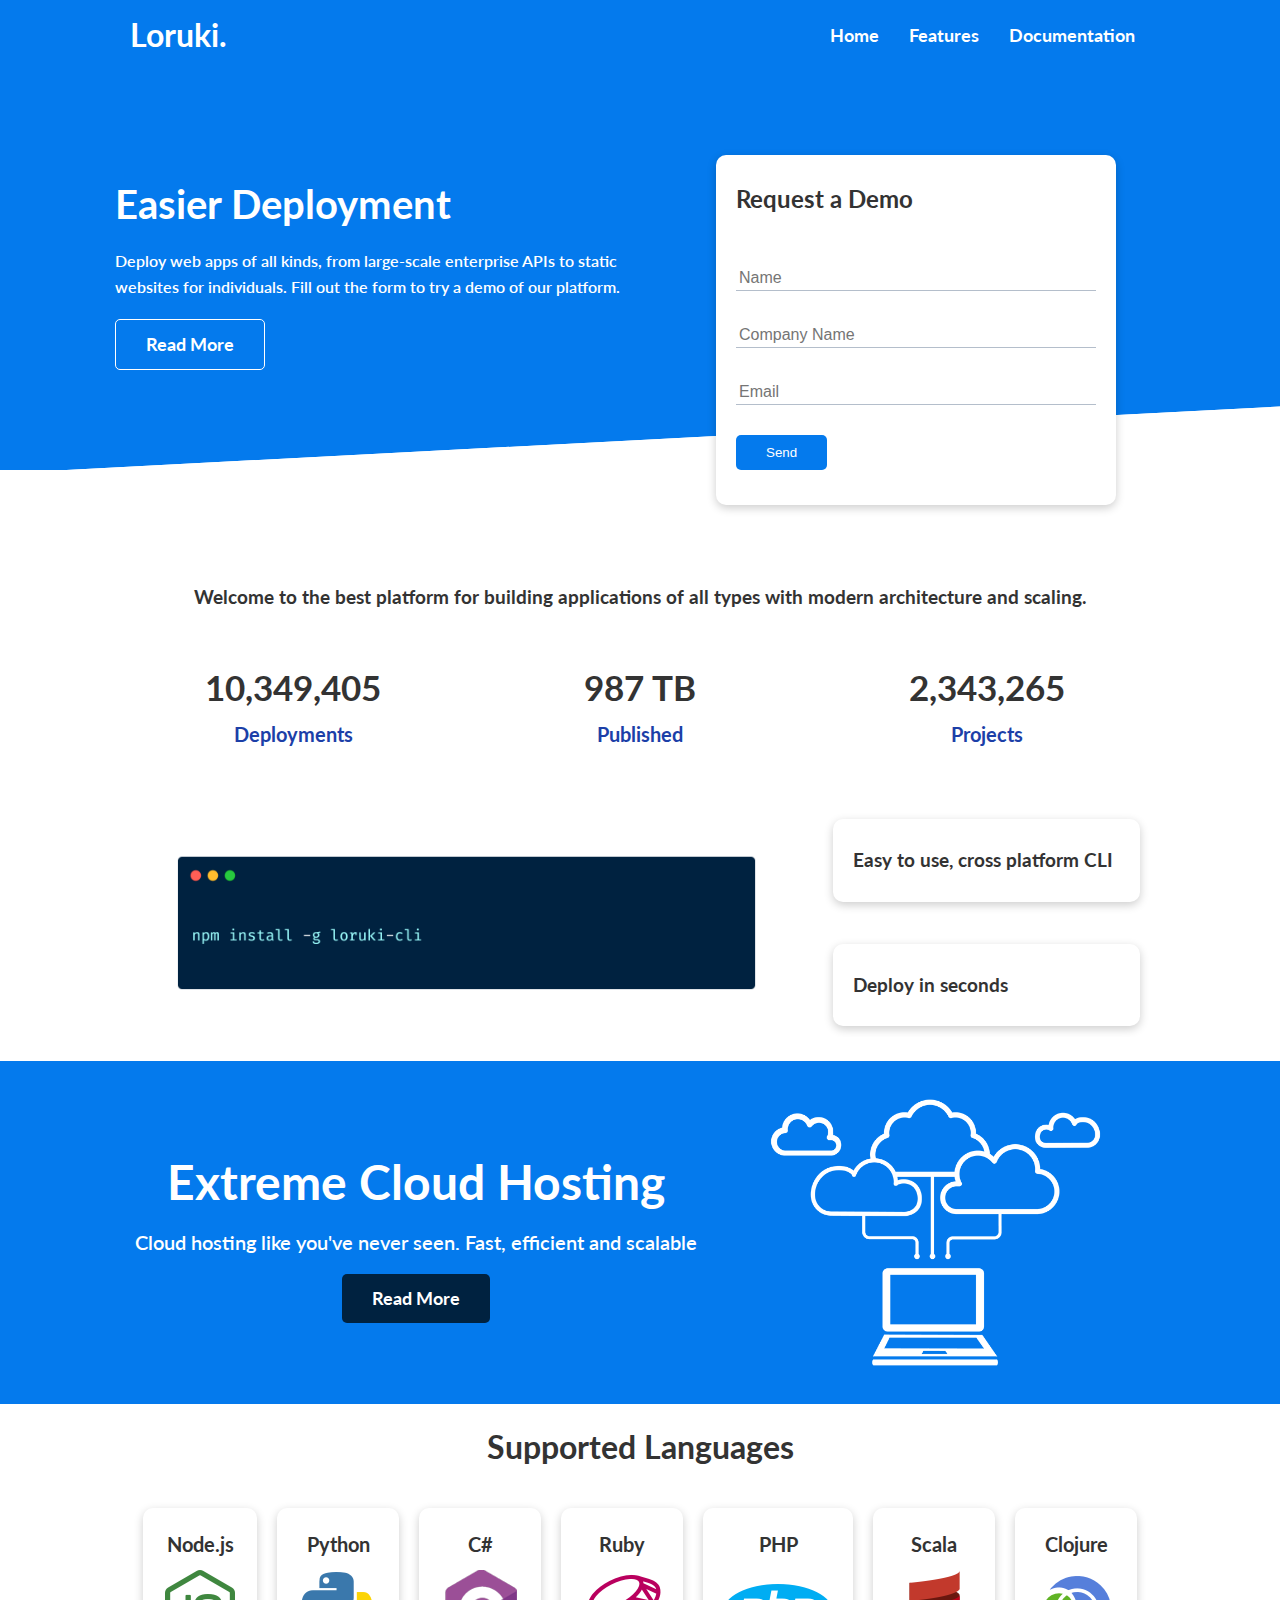
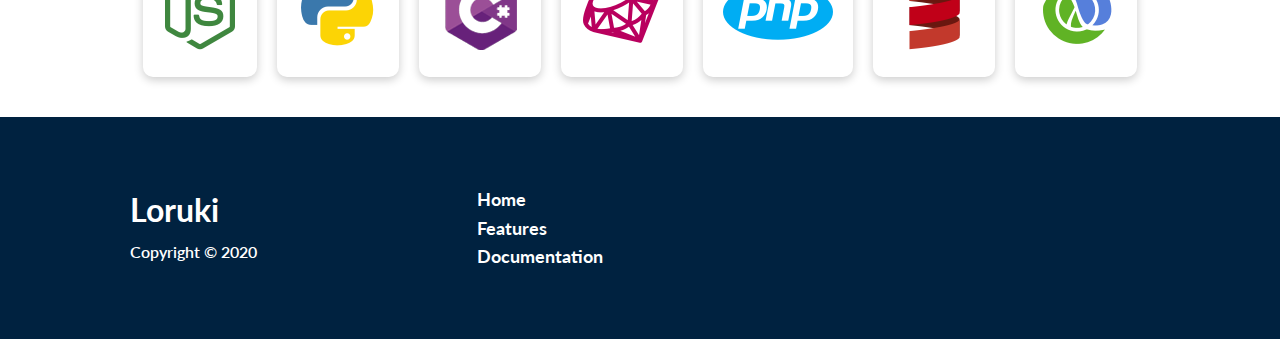
<file: index.html>
<!DOCTYPE html>
<html lang="en">
<head>
    <meta charset="UTF-8">
    <meta name="viewport" content="width=device-width, initial-scale=1.0">
    <link rel="stylesheet" href="https://cdnjs.cloudflare.com/ajax/libs/font-awesome/5.15.1/css/all.min.css" integrity="sha512-+4zCK9k+qNFUR5X+cKL9EIR+ZOhtIloNl9GIKS57V1MyNsYpYcUrUeQc9vNfzsWfV28IaLL3i96P9sdNyeRssA==" crossorigin="anonymous" />
    <link rel="stylesheet" href="../css/style.css">
    <link rel="stylesheet" href="../css/utilities.css">
    <title>Loruki | Cloud Hosting for Everyone</title>
</head>
<body>
    <!-- Navbar -->
    <div class="navbar">
        <div class="container flex">
            <h1 class="logo">Loruki.</h1>
            <nav>
                <ul>
                    <li><a href="/index.html">Home</a></li>
                    <li><a href="../html/features.html">Features</a></li>
                    <li><a href="../html/docs.html">Documentation</a></li>
                    
                </ul>
            </nav>
        </div>
    </div>

    <!-- Showcase -->
    <section class="showcase">
        <div class="container grid">
            <div class="showcase-text">
                <h1>Easier Deployment</h1>
                <p>Deploy web apps of all kinds, from
                large-scale enterprise APIs to static
                websites for individuals. Fill out the 
                form to try a demo of our platform.</p>
                <a href="../html/features.html" class="btn
                btn-outline">Read More</a>
            </div>

            <div class="showcase-form card">
                <h2>Request a Demo</h2>
                <form name="contact" method="POST" netlify-honeypot="bot-field"
                data-netlify="true">
                    <input type="hidden" name="form-name" value="contact">
                    <p class="hidden">
                        <label>Don't fill this out if you're human: <input
                        name="bot-field"></label>
                    </p>
                    <div class="form-control">
                        <input type="text" name="name" placeholder="Name" required>
                    </div>
                    <div class="form-control">
                        <input type="text" name="company" placeholder="Company Name" required>
                    </div>
                    <div class="form-control">
                        <input type="email" name="email" placeholder="Email" required>
                    </div>
                    <input type="submit" value="Send" class="btn btn-primary">
                </form>
            </div>
        </div>
    </section>

    <!-- Stats -->
    <section class="stats">
        <div class="container">
            <h3 class="stats-heading text-center my-1">
                Welcome to the best platform for building applications of
                all types with modern architecture and scaling.
            </h3>

            <div class="grid grid-3 text-center my-4">
                <div>
                    <i class="fas fa-server fa-3x"></i>
                    <h3>10,349,405</h3>
                    <p class="text-secondary">Deployments</p>
                </div>
                <div>
                    <i class="fas fa-upload fa-3x"></i>
                    <h3>987 TB</h3>
                    <p class="text-secondary">Published</p>
                </div>
                <div>
                    <i class="fas fa-project-diagram fa-3x"></i>
                    <h3>2,343,265</h3>
                    <p class="text-secondary">Projects</p>
                </div>
            </div>
        </div>
    </section>
    <!-- Cli -->
    <section class="cli">
        <div class="container grid">
            <img src="../images/cli.png" alt="">
            <div class="card">
                <h3>Easy to use, cross platform CLI</h3>
            </div>
            <div class="card">
                <h3>Deploy in seconds</h3>
            </div>
        </div>
    </section>

    <!-- Cloud -->
    <section class="cloud bg-primary my-2 py-2">
        <div class="container grid">
            <div class="text-center">
                <h2 class="lg">Extreme Cloud Hosting</h2>
                <p class="lead my-1">Cloud hosting like you've never seen.
                 Fast, efficient and scalable</p>
                 <a href="../html/features.html" class="btn btn-dark">Read More</a>
            </div>
            <img src="../images/cloud.png" alt="">
        </div>
    </section>

    <!-- Languages -->
    <section class="languages">
       <h2 class="md text-center my-2">
           Supported Languages
        </h2>
        <div class="container flex">
            <div class="card">
                <h4>Node.js</h4>
                <img src="../images/logos/node.png" alt="">
            </div>
            <div class="card">
                <h4>Python</h4>
                <img src="../images/logos/python.png" alt="">
            </div>
            <div class="card">
                <h4>C#</h4>
                <img src="../images/logos/csharp.png" alt="">
            </div>
            <div class="card">
                <h4>Ruby</h4>
                <img src="../images/logos/ruby.png" alt="">
            </div>
            <div class="card">
                <h4>PHP</h4>
                <img src="../images/logos/php.png" alt="">
            </div>
            <div class="card">
                <h4>Scala</h4>
                <img src="../images/logos/scala.png" alt="">
            </div>
            <div class="card">
                <h4>Clojure</h4>
                <img src="../images/logos/clojure.png" alt="">
            </div>
        </div>
    </section>

    <!-- Footer -->
    <footer class="footer bg-dark py-5">
        <div class="container grid grid-3">
            <div>
                <h1>Loruki</h1>
                <p>Copyright &copy; 2020</p>
            </div>
            <nav>
                <ul>
                    <li><a href="/index.html">Home</a></li>
                    <li><a href="../html/features.html">Features</a></li>
                    <li><a href="../html/docs.html">Documentation</a></li>
                </ul>
            </nav>
            <div class="social">
                <a href="#"><i class="fab fa-github fa-2x"></i></a>
                <a href="#"><i class="fab fa-facebook fa-2x"></i></a>
                <a href="#"><i class="fab fa-instagram fa-2x"></i></a>
                <a href="#"><i class="fab fa-twitter fa-2x"></i></a>
            </div>
        </div>
    </footer>    
  </body>
</html>
</file>
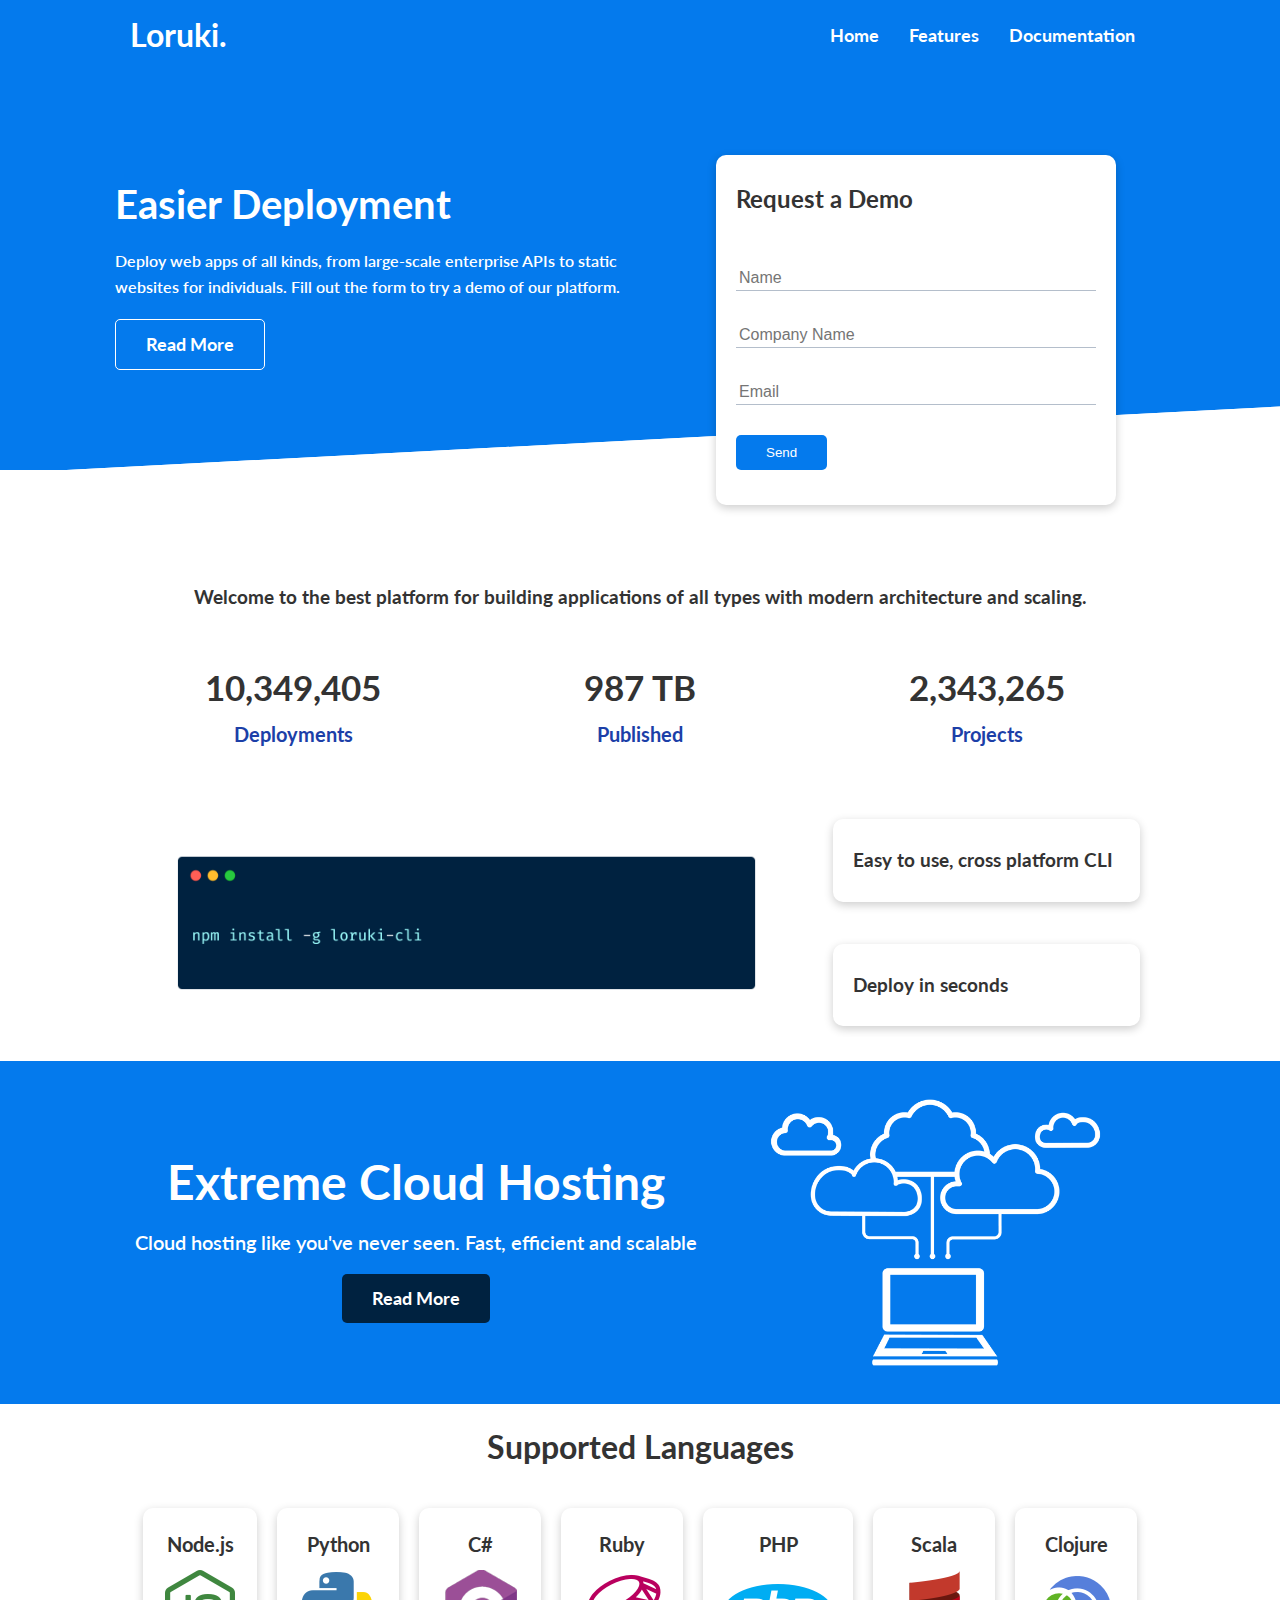
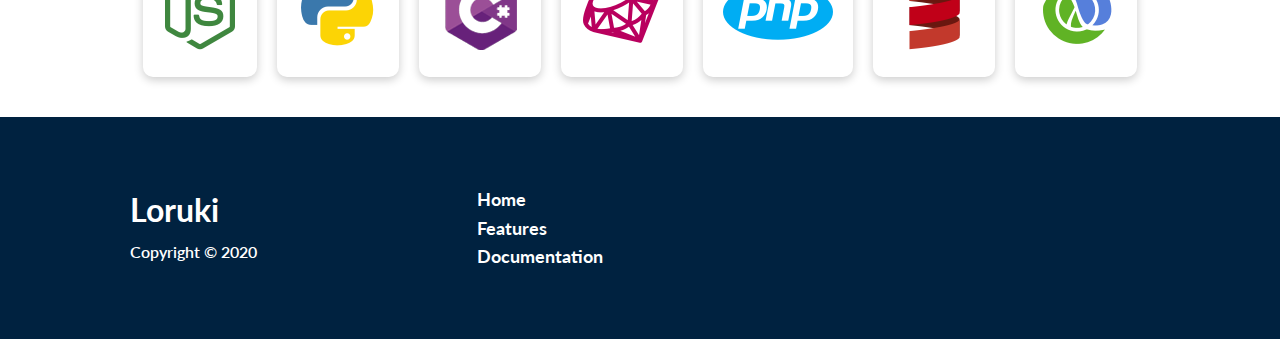
<file: html/index.html>
<!DOCTYPE html>
<html lang="en">
<head>
    <meta charset="UTF-8">
    <meta name="viewport" content="width=device-width, initial-scale=1.0">
    <link rel="stylesheet" href="https://cdnjs.cloudflare.com/ajax/libs/font-awesome/5.15.1/css/all.min.css" integrity="sha512-+4zCK9k+qNFUR5X+cKL9EIR+ZOhtIloNl9GIKS57V1MyNsYpYcUrUeQc9vNfzsWfV28IaLL3i96P9sdNyeRssA==" crossorigin="anonymous" />
    <link rel="stylesheet" href="../css/style.css">
    <link rel="stylesheet" href="../css/utilities.css">
    <title>Loruki | Cloud Hosting for Everyone</title>
</head>
<body>
    <!-- Navbar -->
    <div class="navbar">
        <div class="container flex">
            <h1 class="logo">Loruki.</h1>
            <nav>
                <ul>
                    <li><a href="../html/index.html">Home</a></li>
                    <li><a href="../html/features.html">Features</a></li>
                    <li><a href="../html/docs.html">Documentation</a></li>
                    
                </ul>
            </nav>
        </div>
    </div>

    <!-- Showcase -->
    <section class="showcase">
        <div class="container grid">
            <div class="showcase-text">
                <h1>Easier Deployment</h1>
                <p>Deploy web apps of all kinds, from
                large-scale enterprise APIs to static
                websites for individuals. Fill out the 
                form to try a demo of our platform.</p>
                <a href="features.html" class="btn
                btn-outline">Read More</a>
            </div>

            <div class="showcase-form card">
                <h2>Request a Demo</h2>
                <form name="contact" method="POST" netlify-honeypot="bot-field"
                data-netlify="true">
                    <input type="hidden" name="form-name" value="contact">
                    <p class="hidden">
                        <label>Don't fill this out if you're human: <input
                        name="bot-field"></label>
                    </p>
                    <div class="form-control">
                        <input type="text" name="name" placeholder="Name" required>
                    </div>
                    <div class="form-control">
                        <input type="text" name="company" placeholder="Company Name" required>
                    </div>
                    <div class="form-control">
                        <input type="email" name="email" placeholder="Email" required>
                    </div>
                    <input type="submit" value="Send" class="btn btn-primary">
                </form>
            </div>
        </div>
    </section>

    <!-- Stats -->
    <section class="stats">
        <div class="container">
            <h3 class="stats-heading text-center my-1">
                Welcome to the best platform for building applications of
                all types with modern architecture and scaling.
            </h3>

            <div class="grid grid-3 text-center my-4">
                <div>
                    <i class="fas fa-server fa-3x"></i>
                    <h3>10,349,405</h3>
                    <p class="text-secondary">Deployments</p>
                </div>
                <div>
                    <i class="fas fa-upload fa-3x"></i>
                    <h3>987 TB</h3>
                    <p class="text-secondary">Published</p>
                </div>
                <div>
                    <i class="fas fa-project-diagram fa-3x"></i>
                    <h3>2,343,265</h3>
                    <p class="text-secondary">Projects</p>
                </div>
            </div>
        </div>
    </section>
    <!-- Cli -->
    <section class="cli">
        <div class="container grid">
            <img src="../images/cli.png" alt="">
            <div class="card">
                <h3>Easy to use, cross platform CLI</h3>
            </div>
            <div class="card">
                <h3>Deploy in seconds</h3>
            </div>
        </div>
    </section>

    <!-- Cloud -->
    <section class="cloud bg-primary my-2 py-2">
        <div class="container grid">
            <div class="text-center">
                <h2 class="lg">Extreme Cloud Hosting</h2>
                <p class="lead my-1">Cloud hosting like you've never seen.
                 Fast, efficient and scalable</p>
                 <a href="features.html" class="btn btn-dark">Read More</a>
            </div>
            <img src="../images/cloud.png" alt="">
        </div>
    </section>

    <!-- Languages -->
    <section class="languages">
       <h2 class="md text-center my-2">
           Supported Languages
        </h2>
        <div class="container flex">
            <div class="card">
                <h4>Node.js</h4>
                <img src="../images/logos/node.png" alt="">
            </div>
            <div class="card">
                <h4>Python</h4>
                <img src="../images/logos/python.png" alt="">
            </div>
            <div class="card">
                <h4>C#</h4>
                <img src="../images/logos/csharp.png" alt="">
            </div>
            <div class="card">
                <h4>Ruby</h4>
                <img src="../images/logos/ruby.png" alt="">
            </div>
            <div class="card">
                <h4>PHP</h4>
                <img src="../images/logos/php.png" alt="">
            </div>
            <div class="card">
                <h4>Scala</h4>
                <img src="../images/logos/scala.png" alt="">
            </div>
            <div class="card">
                <h4>Clojure</h4>
                <img src="../images/logos/clojure.png" alt="">
            </div>
        </div>
    </section>

    <!-- Footer -->
    <footer class="footer bg-dark py-5">
        <div class="container grid grid-3">
            <div>
                <h1>Loruki</h1>
                <p>Copyright &copy; 2020</p>
            </div>
            <nav>
                <ul>
                    <li><a href="index.html">Home</a></li>
                    <li><a href="features.html">Features</a></li>
                    <li><a href="docs.html">Documentation</a></li>
                </ul>
            </nav>
            <div class="social">
                <a href="#"><i class="fab fa-github fa-2x"></i></a>
                <a href="#"><i class="fab fa-facebook fa-2x"></i></a>
                <a href="#"><i class="fab fa-instagram fa-2x"></i></a>
                <a href="#"><i class="fab fa-twitter fa-2x"></i></a>
            </div>
        </div>
    </footer>    
  </body>
</html>
</file>
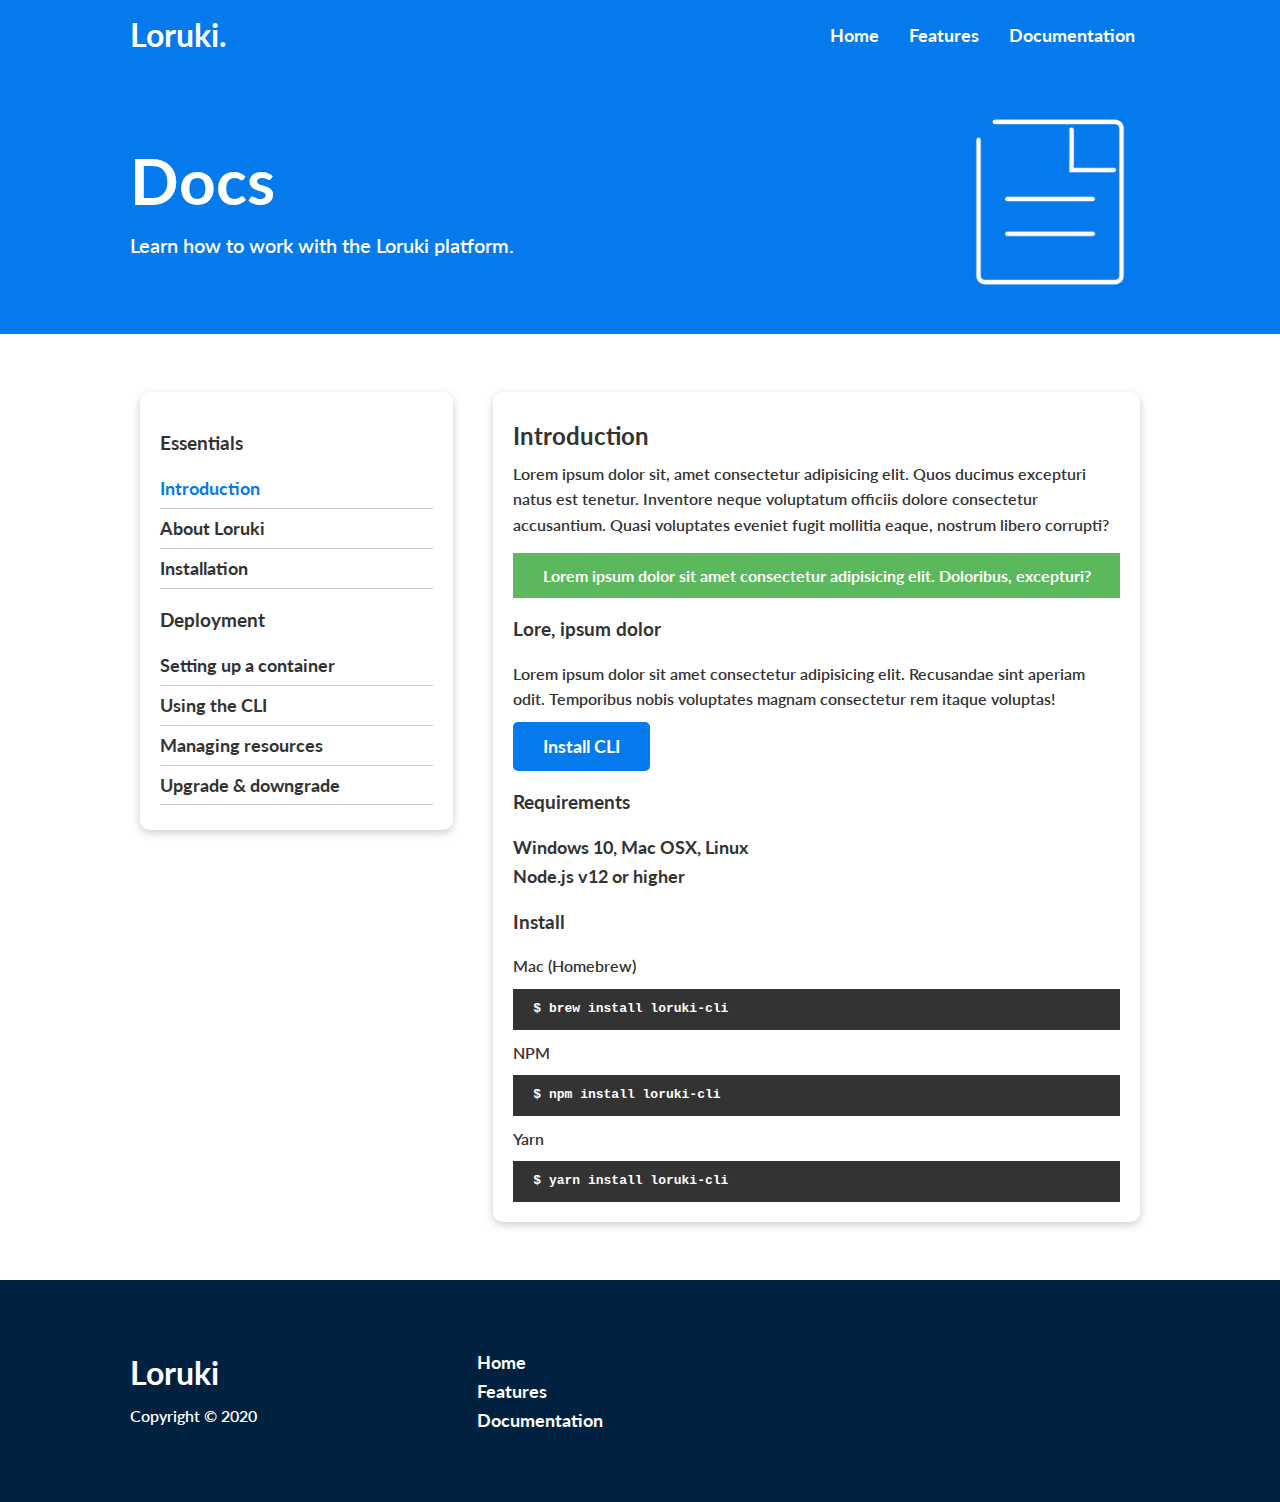
<file: html/docs.html>
<!DOCTYPE html>
<html lang="en">
<head>
    <meta charset="UTF-8">
    <meta name="viewport" content="width=device-width, initial-scale=1.0">
    <link rel="stylesheet" href="https://cdnjs.cloudflare.com/ajax/libs/font-awesome/5.15.1/css/all.min.css" integrity="sha512-+4zCK9k+qNFUR5X+cKL9EIR+ZOhtIloNl9GIKS57V1MyNsYpYcUrUeQc9vNfzsWfV28IaLL3i96P9sdNyeRssA==" crossorigin="anonymous" />
    <link rel="stylesheet" href="../css/utilities.css">
    <link rel="stylesheet" href="../css/style.css">
    <title>Loruki | Cloud Hosting for Everyone</title>
</head>
<body>
    <!-- Navbar -->
    <div class="navbar">
        <div class="container flex">
            <h1 class="logo">Loruki.</h1>
            <nav>
                <ul>
                    <li><a href="/index.html">Home</a></li>
                    <li><a href="../html/features.html">Features</a></li>
                    <li><a href="../html/docs.html">Documentation</a></li>
                    
                </ul>
            </nav>
        </div>
    </div>

    <!-- Head -->
    <section class="docs-head bg-primary py-3">
        <div class="container grid">
            <div>
                <h1 class="xl">Docs</h1>
                <p class="lead">
                    Learn how to work with the Loruki platform.
                </p>
            </div>
            <img src="../images/docs.png" alt="">

        </div>
    </section>

    <!-- Docs main -->
    <section class="docs-main my-4">
        <div class="container grid">
            <div class="card">
                <h3 class="my-2">Essentials</h3>
                <nav>
                    <ul>
                        <li><a class="text-primary"
                        href="#">Introduction</a></li>
                        <li><a href="#">About Loruki</a></li>
                        <li><a href="#">Installation</a></li>
                    </ul>
                </nav>

                <h3 class="my-2">Deployment</h3>
                <nav>
                    <ul>
                        <li><a href="#">Setting up a container</a></li>
                        <li><a href="#">Using the CLI</a></li>
                        <li><a href="#">Managing resources</a></li>
                        <li><a href="#">Upgrade & downgrade</a></li>
                    </ul>
                </nav>
            </div>
            <div class="card">
                <h2>Introduction</h2>
                <p>Lorem ipsum dolor sit, amet consectetur adipisicing elit.
                Quos ducimus excepturi natus est tenetur. Inventore neque
                voluptatum officiis dolore consectetur accusantium.
                Quasi voluptates eveniet fugit mollitia eaque, nostrum
                libero corrupti?</p>

                <div class="alert alert-success">
                    <i class="fas fa-info"></i>Lorem ipsum dolor sit amet
                    consectetur adipisicing elit. Doloribus, excepturi?
                </div>

                <h3>Lore, ipsum dolor</h3>
                <p>Lorem ipsum dolor sit amet consectetur adipisicing elit.
                Recusandae sint aperiam odit. Temporibus nobis voluptates
                magnam consectetur rem itaque voluptas!</p>
                <a href="#" class="btn btn-primary">Install CLI</a>

                <h3>Requirements</h3>
                <ul>
                    <li>Windows 10, Mac OSX, Linux</li>
                    <li>Node.js v12 or higher</li>
                </ul>

                <h3>Install</h3>
                <p>Mac (Homebrew)</p>
                <pre><code>$ brew install loruki-cli</code></pre>
                <p>NPM</p>
                <pre><code>$ npm install loruki-cli</code></pre>
                <p>Yarn</p>
                <pre><code>$ yarn install loruki-cli</code></pre>
                
            </div>
        </div>
    </section>

    

    <!-- Footer -->
    <footer class="footer bg-dark py-5">
        <div class="container grid grid-3">
            <div>
                <h1>Loruki</h1>
                <p>Copyright &copy; 2020</p>
            </div>
            <nav>
                <ul>
                    <li><a href="/index.html">Home</a></li>
                    <li><a href="../html/features.html">Features</a></li>
                    <li><a href="../html/docs.html">Documentation</a></li>
                </ul>
            </nav>
            <div class="social">
                <a href="#"><i class="fab fa-github fa-2x"></i></a>
                <a href="#"><i class="fab fa-facebook fa-2x"></i></a>
                <a href="#"><i class="fab fa-instagram fa-2x"></i></a>
                <a href="#"><i class="fab fa-twitter fa-2x"></i></a>
            </div>
        </div>
    </footer>    
  </body>
</html>
</file>
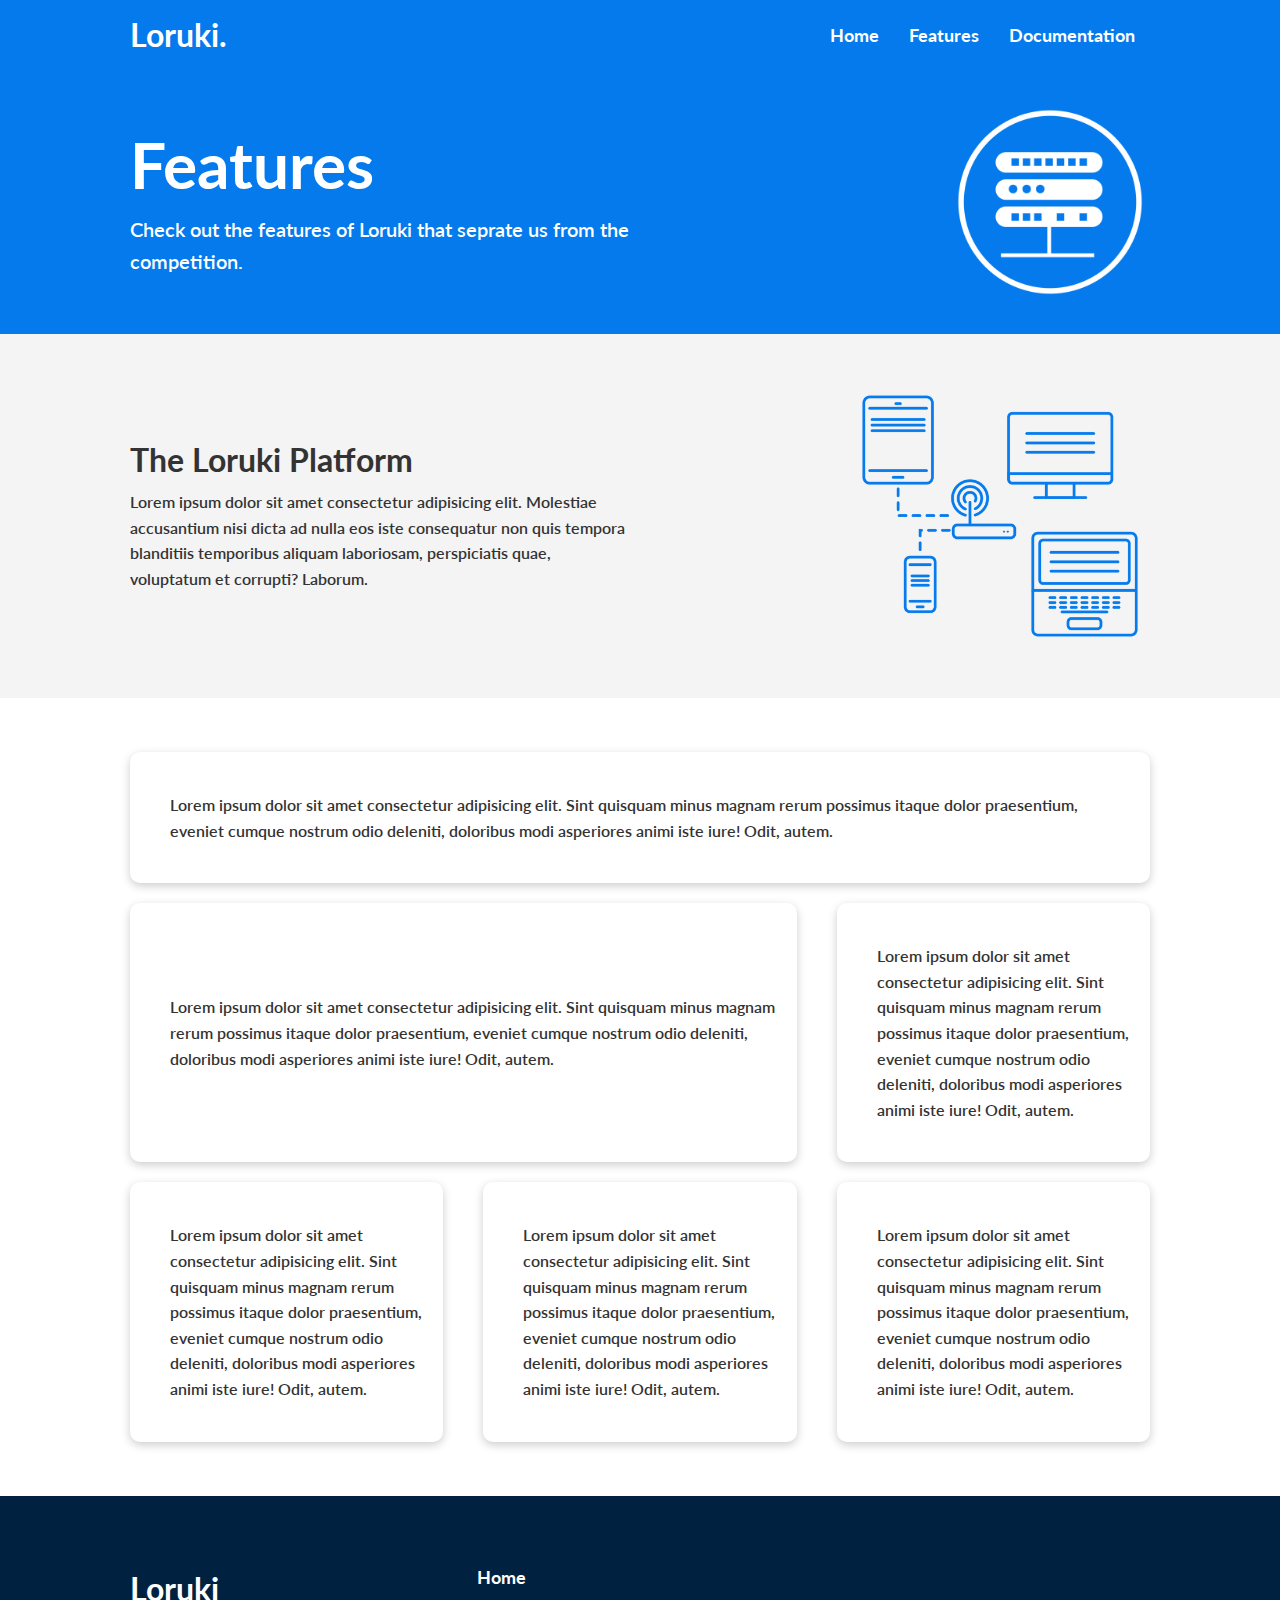
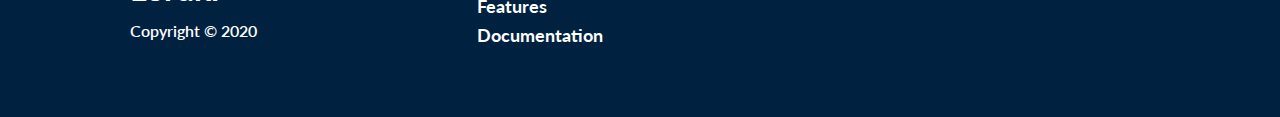
<file: html/features.html>
<!DOCTYPE html>
<html lang="en">
<head>
    <meta charset="UTF-8">
    <meta name="viewport" content="width=device-width, initial-scale=1.0">
    <link rel="stylesheet" href="https://cdnjs.cloudflare.com/ajax/libs/font-awesome/5.15.1/css/all.min.css" integrity="sha512-+4zCK9k+qNFUR5X+cKL9EIR+ZOhtIloNl9GIKS57V1MyNsYpYcUrUeQc9vNfzsWfV28IaLL3i96P9sdNyeRssA==" crossorigin="anonymous" />
    <link rel="stylesheet" href="../css/style.css">
    <link rel="stylesheet" href="../css/utilities.css">
    <title>Loruki | Cloud Hosting for Everyone</title>
</head>
<body>
    <!-- Navbar -->
    <div class="navbar">
        <div class="container flex">
            <h1 class="logo">Loruki.</h1>
            <nav>
                <ul>
                    <li><a href="/index.html">Home</a></li>
                    <li><a href="../html/features.html">Features</a></li>
                    <li><a href="../html/docs.html">Documentation</a></li>
                    
                </ul>
            </nav>
        </div>
    </div>

    <!-- Head -->
    <section class="features-head bg-primary py-3">
        <div class="container grid">
            <div>
                <h1 class="xl">Features</h1>
                <p class="lead">
                    Check out the features of Loruki that
                    seprate us from the competition.
                </p>
            </div>
            <img src="../images/server.png" alt="">
        </div>
    </section>

    <!-- Sub-head -->
    <section class="features-sub-head bg-light py-3">
        <div class="container grid">
            <div>
                <h1 class="md">The Loruki Platform</h1>
                    <p>
                    Lorem ipsum dolor sit amet consectetur adipisicing elit.
                    Molestiae accusantium nisi dicta ad nulla eos iste
                    consequatur non quis tempora blanditiis temporibus aliquam
                    laboriosam, perspiciatis quae, voluptatum et corrupti?
                    Laborum.
                    </p>
            </div>
            <img src="../images/server2.png" alt="">
        </div>
    </section>

    <section class="features-main my-2">
        <div class="container grid grid-3">
            <div class="card flex">
                <i class="fas fa-server fa-3x"></i>
                <p>Lorem ipsum dolor sit amet consectetur adipisicing elit.
                Sint quisquam minus magnam rerum possimus itaque dolor
                praesentium, eveniet cumque nostrum odio deleniti,
                doloribus modi asperiores animi iste iure! Odit, autem.</p>
            </div>
            <div class="card flex">
                <i class="fas fa-bug fa-3x"></i>
                <p>Lorem ipsum dolor sit amet consectetur adipisicing elit.
                Sint quisquam minus magnam rerum possimus itaque dolor
                praesentium, eveniet cumque nostrum odio deleniti,
                doloribus modi asperiores animi iste iure! Odit, autem.</p>
            </div>
            <div class="card flex">
                <i class="fas fa-laptop-code fa-3x"></i>
                <p>Lorem ipsum dolor sit amet consectetur adipisicing elit.
                Sint quisquam minus magnam rerum possimus itaque dolor
                praesentium, eveniet cumque nostrum odio deleniti,
                doloribus modi asperiores animi iste iure! Odit, autem.</p>
            </div>
            <div class="card flex">
                <i class="fas fa-database fa-3x"></i>
                <p>Lorem ipsum dolor sit amet consectetur adipisicing elit.
                Sint quisquam minus magnam rerum possimus itaque dolor
                praesentium, eveniet cumque nostrum odio deleniti,
                doloribus modi asperiores animi iste iure! Odit, autem.</p>
            </div>
            <div class="card flex">
                <i class="fas fa-power-off fa-3x"></i>
                <p>Lorem ipsum dolor sit amet consectetur adipisicing elit.
                Sint quisquam minus magnam rerum possimus itaque dolor
                praesentium, eveniet cumque nostrum odio deleniti,
                doloribus modi asperiores animi iste iure! Odit, autem.</p>
            </div>
            <div class="card flex">
                <i class="fas fa-upload fa-3x"></i>
                <p>Lorem ipsum dolor sit amet consectetur adipisicing elit.
                Sint quisquam minus magnam rerum possimus itaque dolor
                praesentium, eveniet cumque nostrum odio deleniti,
                doloribus modi asperiores animi iste iure! Odit, autem.</p>
            </div>
        </div>
    </section>

    <!-- Footer -->
    <footer class="footer bg-dark py-5">
        <div class="container grid grid-3">
            <div>
                <h1>Loruki</h1>
                <p>Copyright &copy; 2020</p>
            </div>
            <nav>
                <ul>
                    <li><a href="/index.html">Home</a></li>
                    <li><a href="../html/features.html">Features</a></li>
                    <li><a href="../html/docs.html">Documentation</a></li>
                </ul>
            </nav>
            <div class="social">
                <a href="#"><i class="fab fa-github fa-2x"></i></a>
                <a href="#"><i class="fab fa-facebook fa-2x"></i></a>
                <a href="#"><i class="fab fa-instagram fa-2x"></i></a>
                <a href="#"><i class="fab fa-twitter fa-2x"></i></a>
            </div>
        </div>
    </footer>    
  </body>
</html>
</file>
<file: css/style.css>
@import url('https://fonts.googleapis.com/css2?family=Lato:ital,wght@1,100&display=swap');

:root {
    --primary-color:  #047aed;
    --secondary-color:  #1c3fa8;
    --dark-color: #002240;
    --light-color: #f4f4f4;
    --success-color: #5cb85c;
    --error-color: #d9534f;
}
* {
    box-sizing: border-box;
    padding: 0;
    margin: 0;
}

body {
    font-family: 'Lato', sans-serif;
    font-weight: 600;
    color: #333;
    line-height: 1.6;
}

ul {
    list-style-type: none;
}

a,li {
    font-size: large;
    font-weight: bold;
    text-decoration: none;
    color: #333;
}

h1,h2,h3 {
    font-weight: bold;
    line-height: 1.2;
    margin: 10px 0;
}

p {
    margin: 10px 0;
}

img {
    width: 100%;
}

code,
pre {
    background: #333;
    color: #fff;
    padding: 10px;
}

.hidden {
    visibility: hidden;
    height: 0;
}

/* Navbar */
.navbar {
    background-color: var(--primary-color);
    color: #fff;
    height: 70px;
}

.navbar ul {
    display: flex;
}

.navbar a {
    color: #fff;
    padding: 10px;
    margin: 0 5px;
}

.navbar a:hover {
    border-bottom: 2px #fff solid;
}


.navbar .flex {
    justify-content: space-between;
}

/* Showcase */
.showcase {
    height: 400px;
    background-color: var(--primary-color);
    color: #fff;
    position: relative;
}

.showcase h1 {
    font-size: 40px;
}

.showcase p {
    margin: 20px 0;
}

.showcase .grid {
    overflow: visible;
    grid-template-columns: 55% 45%;
    gap: 30px;
}

.showcase-text {
    animation: slideInFromLeft 1s ease-in;

}

.showcase-form {
    position: relative;
    top: 60px;
    height: 350px;
    width: 400px;
    padding: 40px;
    z-index: 100;
    animation: slideInFromRight 1s ease-in;    
}

.showcase-form .form-control {
    margin: 30px 0;
}

.showcase-form input[type='text'],
.showcase-form input[type='email'] {
    border: 0;
    border-bottom: 1px solid #b4becb;
    width: 100%;
    padding: 3px;
    font-size: 16px;
}

.showcase-form input:focus {
    outline: none;
}

.showcase::before,
.showcase::after {
    content: '';
    position: absolute;
    height: 100px;
    bottom: -70px;
    right: 0;
    left: 0;
    background: #fff;
    transform: skewY(-3deg);
    -webkit-transform: skewY(-3deg);
    -moz-transform: skewY(-3deg);
    -ms-transform: skewY(-3deg);
}

/* Stats */
.stats {
    padding-top: 100px;
    animation: slideInFromBottom 1s ease-in;
}

.stat-heading {
    max-width: 500px;
    margin: auto;
}

.stats .grid h3 {
    font-size: 35px;
}

.stats .grid p {
    font-size: 20px;
    font-weight: bold;
}

/* Cli */
.cli .grid {
    grid-template-columns: repeat(3, 1fr);
    grid-template-rows: repeat(2, 1fr);
}

.cli .grid > *:first-child {
    grid-column: 1 / span 2;
    grid-row: 1 /span 2;
}

/* Cloud */
.cloud .grid {
    grid-template-columns: 4fr 3fr;
}

/* Languages */

.languages .flex {
    flex-wrap: wrap;
}

.languages .card {
    text-align: center;
    margin: 18px 10px 40px;
    transition: transform 0.2s ease-in;
}

.languages .card h4 {
    font-size: 20px;
    margin-bottom: 10px;
}

.languages .card:hover {
    transform: translateY(-15px);
}

/* Features */
.features-head img,
.docs-head img {
    width: 200px;
    justify-self: flex-end;
}

.features-sub-head img {
    width: 300px;
    justify-self: flex-end;
}

.features-main .card  > i {
    margin-right: 20px;
}

.features-main .grid {
    padding: 30px;
}

.features-main .grid > *:first-child {
    grid-column: 1 / span 3;
}

.features-main .grid > *:nth-child(2) {
    grid-column: 1 / span 2;
}

/* Docs */
.docs-main h3 {
    margin: 20px 0;   
}

.docs-main .grid {
    grid-template-columns: 1fr 2fr;
    align-items: flex-start;
}

.docs-main nav li {
    font-size: 17px;
    padding-bottom: 5px;
    margin-bottom: 5px;
    border-bottom: 1px #ccc solid;
}

.docs-main a:hover {
    font-weight: bold;
}

/* Animations */
@keyframes slideInFromLeft {
    0% {
        transform: translateX(-100%);
    }

    100% {
        transform: translateX(0);
    }
}

@keyframes slideInFromRight {
    0% {
        transform: translateX(100%);
    }

    100% {
        transform: translateX(0);
    }
}

@keyframes slideInFromTop {
    0% {
        transform: translateY(-100%);
    }

    100% {
        transform: translateX(0);
    }
}

@keyframes slideInFromBottom {
    0% {
        transform: translateY(100%);
    }

    100% {
        transform: translateX(0);
    }
}

/* Footer */
.footer .social a {
    margin: 0 10px;
}

/* Tablets and under */
@media(max-width: 768px) {
    .grid,
    .showcase .grid,
    .stats .grid,
    .cli .grid,
    .cloud .grid,
    .features-main .grid,
    .docs-main .grid {
        grid-template-columns: 1fr;
        grid-template-rows: 1fr;
    }

    .showcase {
        height: auto;
    }

    .showcase-text {
        text-align: center;
        margin-top: 40px;
        animation: slideInFromTop 1s ease-in;
    }

    .showcase-form {
        justify-self: center;
        margin: auto;
        animation: slideInFromBottom 1s ease-in;
    }

    .cli .grid > *:first-child {
        grid-column: 1;
        grid-row: 1;
    }

    .features-head,
    .features-sub-head,
    .docs-head {
        text-align: center;
    }

    .features-head img,
    .features-sub-head img,
    .docs-head img {
        justify-self: center;
    }

    .features-main .grid > *:first-child,
    .features-main .grid > *:nth-child(2) {
        grid-column: 1;
    }
}

/* Mobile */
@media(max-width: 500px) {
    .navbar {
        height: 110px;
    }

    .navbar.flex {
        flex-direction: column;    
    }

    .navbar ul {
        padding: 10px;
        background-color: rgba(0, 0, 0, 0.1);
    }

}
</file>
<file: css/utilities.css>
.container {
    max-width: 1100px;
    margin: 0 auto;
    overflow: auto;
    padding: 0 40px;

}

.card {
    background-color: #fff;
    color: #333;
    border-radius: 10px;
    box-shadow: 0 3px 10px rgba(0, 0, 0, 0.2);
    padding: 20px;
    margin: 10px;
}

.btn {
    display: inline-block;
    padding: 10px 30px;
    cursor: pointer;
    background: var(--primary-color);
    color: #fff;
    border: none;
    border-radius: 5px;
}

.btn-outline {
    background-color: transparent;
    border: 1px #fff solid;
}

.btn:hover {
    transform: scale(0.98);
}

/* Backgrounds &  colored buttons*/
.bg-primary,
.btn-primary {
    background-color: var(--primary-color);
    color: #fff;
}

.bg-secondary,
.btn-secondary {
    background-color: var(--secondary-color);
    color: #fff;
}

.bg-dark,
.btn-dark {
    background-color: var(--dark-color);
    color: #fff;
}

.bg-light,
.btn-light {
    background-color: var(--light-color);
    color: #333;
}

.bg-primary a,
.btn-primary a,
.bg-secondary a,
.btn-secondary a,
.bg-dark a,
.btn-dark a,
.bg-light a,
.btn-light a {
    color: #fff;
}

/* Text colors */
.text-primary {
    color: var(--primary-color);    
}

.text-secondary  {
    color: var(--secondary-color);
}

.text-dark {
    color: var(--dark-color);
}

.text-light {
    color: var(--light-color);
}

/* Text Sizes */

.lead {
    font-size: 20px
}

.sm {
    font-size: 1rem;
}

.md {
    font-size: 2rem;
}

.lg {
    font-size: 3rem;
}

.xl {
    font-size: 4rem;
}

.text-center {
    text-align: center;
}

/* Alert */
.alert {
    background-color: var(--light-color);
    padding: 10px 20px;
    font-weight: bold;
    margin: 15px 0;
}

.alert i {
    margin-right: 10px;
}

.alert-success {
    background-color: var(--success-color);
    color: #fff;
}

.alert-error {
    background-color: var(--error-color);
    color: #fff;
}

.flex {
    display: flex;
    justify-content: center;
    align-items: center;
    height: 100%;

}

.grid {
    display: grid;
    grid-template-columns: repeat(2, 1fr);
    gap: 20px;
    justify-content: center;
    align-items: center;
    height: 100%;
}

.grid-3 {
    grid-template-columns: repeat(3, 1fr);
}

/* Margin */
.my-1 {
    margin: 1rem 0;
}

.my-2 {
    margin: 1.5rem 0;
}

.my-3 {
    margin: 2rem 0;
}

.my-4 {
    margin: 3rem 0;
}

.my-5 {
    margin: 4rem 0;
}

.m-1 {
    margin: 1rem;
}

.m-2 {
    margin: 1.5rem;
}

.m-3 {
    margin: 2rem;
}

.m-4 {
    margin: 3rem;
}

.m-5 {
    margin: 4rem;
}

/* Padding */
.py-1 {
    padding: 1rem 0;
}

.py-2 {
    padding: 1.5rem 0;
}

.py-3 {
    padding: 2rem 0;
}

.py-4 {
    padding: 3rem 0;
}

.py-5 {
    padding: 4rem 0;
}

.p-1 {
    padding: 1rem;
}

.p-2 {
    padding: 1.5rem;
}

.p-3 {
    padding: 2rem;
} 

.p-4 {
    padding: 3rem;
}

.p-5 {
    padding: 4rem;
}
</file>
